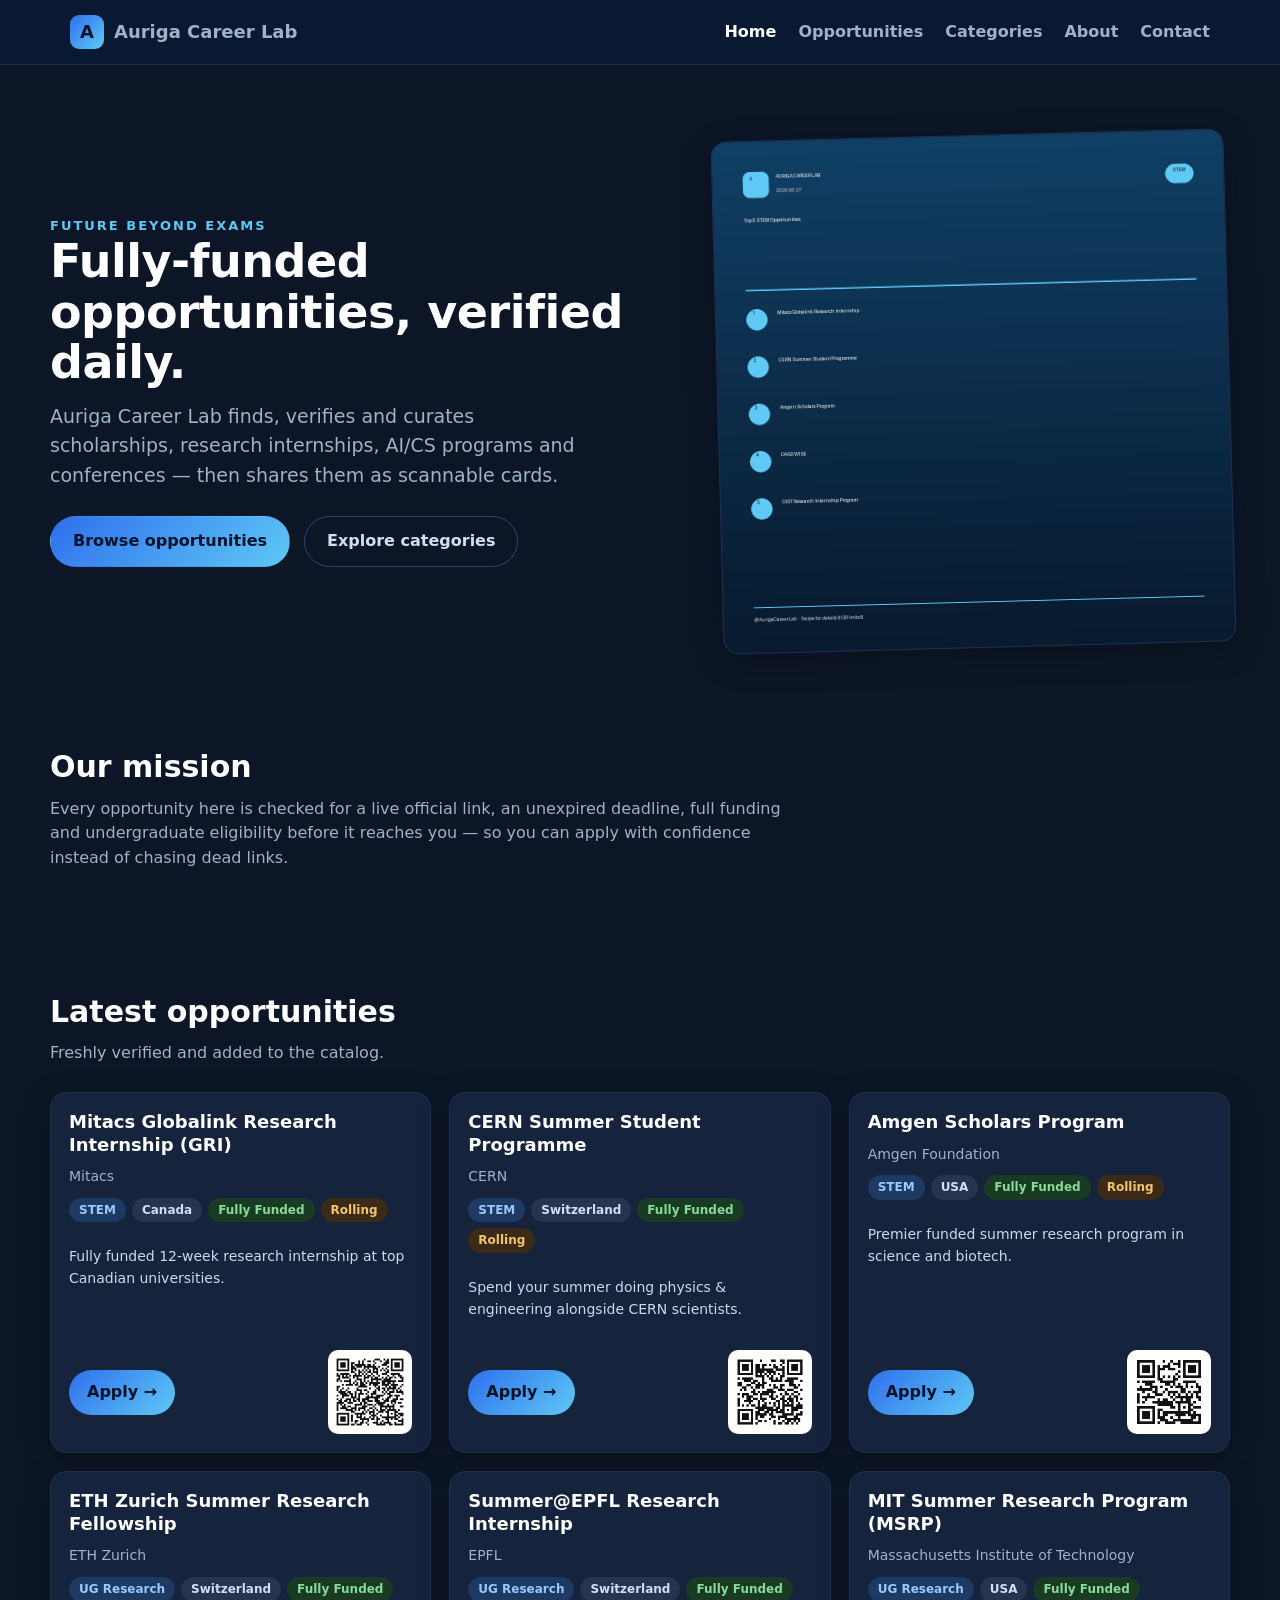
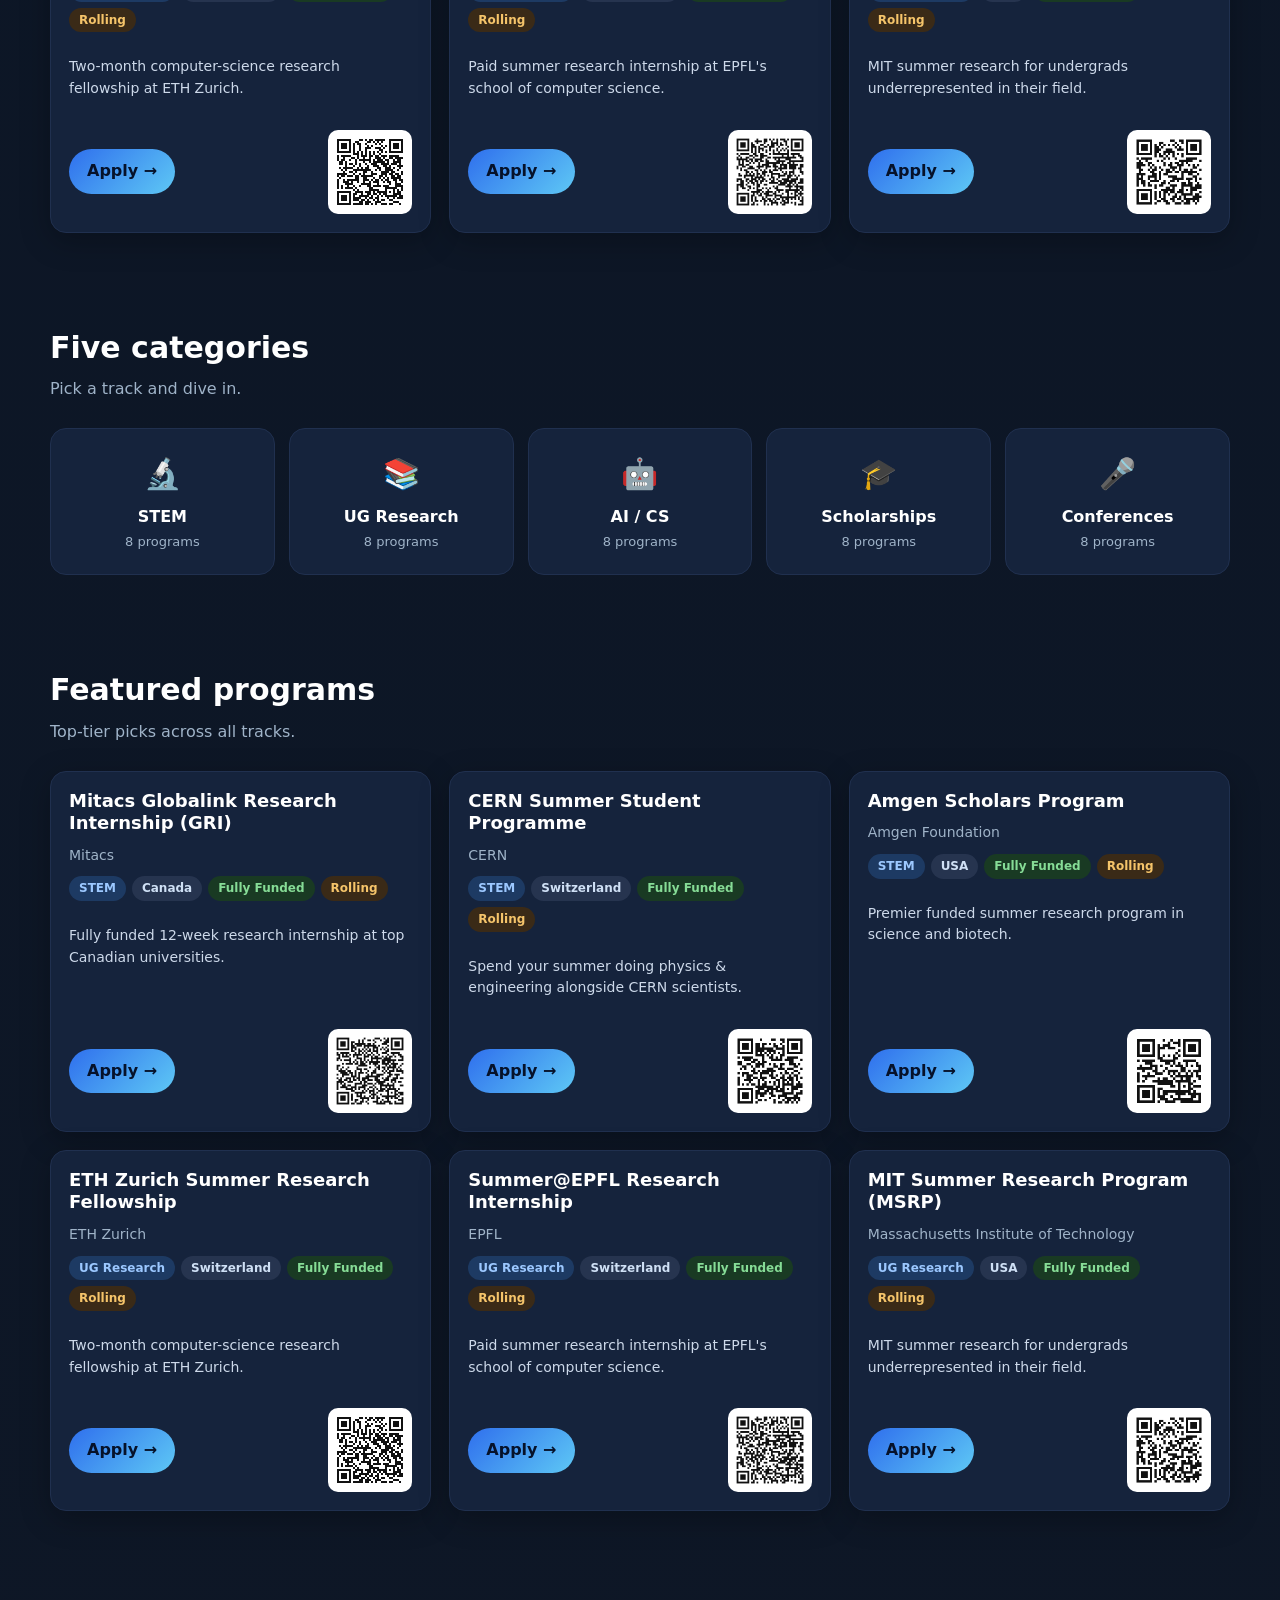
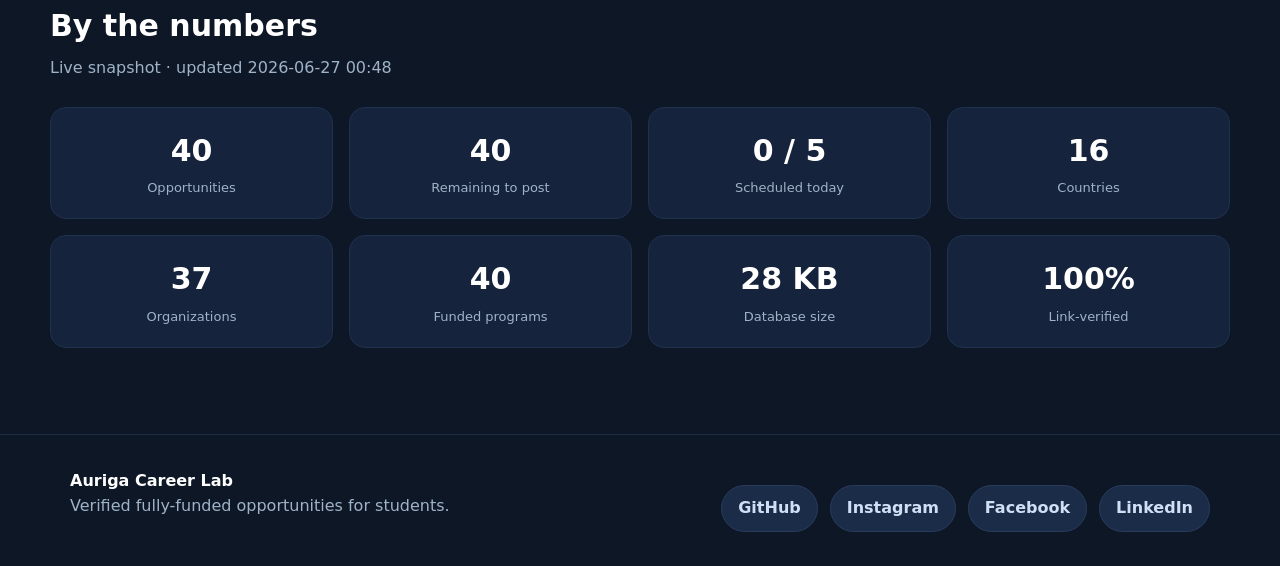
<file: site/index.html>
<!doctype html><html lang="en"><head>
<meta charset="utf-8"><meta name="viewport" content="width=device-width,initial-scale=1">
<title>Auriga Career Lab</title>
<meta name="description" content="Verified, fully-funded opportunities for students — scholarships, research, AI/CS, conferences.">
<link rel="stylesheet" href="assets/css/style.css"></head>
<body data-page="home">
<nav class="nav"><div class="container">
  <a class="brand" href="index.html"><span class="logo">A</span> Auriga Career Lab</a>
  <button class="burger" aria-label="menu">&#9776;</button>
  <ul>
    <li><a href="index.html" data-n="home" class="active">Home</a></li>
    <li><a href="opportunities.html" data-n="opportunities">Opportunities</a></li>
    <li><a href="categories.html" data-n="categories">Categories</a></li>
    <li><a href="about.html" data-n="about">About</a></li>
    <li><a href="contact.html" data-n="contact">Contact</a></li>
  </ul></div></nav>

<header class="hero container">
  <div>
    <div class="eyebrow">Future beyond exams</div>
    <h1>Fully-funded opportunities, verified daily.</h1>
    <p class="sub">Auriga Career Lab finds, verifies and curates scholarships, research
      internships, AI/CS programs and conferences — then shares them as scannable cards.</p>
    <div class="cta">
      <a class="btn primary" href="opportunities.html">Browse opportunities</a>
      <a class="btn ghost" href="categories.html">Explore categories</a>
    </div>
  </div>
  <div class="hero-card"><img id="hero-img" src="assets/images/cards/stem/0_cover.png" alt="Opportunity card preview"></div>
</header>

<section class="block container">
  <h2 class="title">Our mission</h2>
  <p class="lead" style="max-width:760px">Every opportunity here is checked for a live official link,
    an unexpired deadline, full funding and undergraduate eligibility before it reaches you — so
    you can apply with confidence instead of chasing dead links.</p>
</section>

<section class="block container">
  <h2 class="title">Latest opportunities</h2>
  <p class="lead">Freshly verified and added to the catalog.</p>
  <div class="grid" id="latest"></div>
</section>

<section class="block container">
  <h2 class="title">Five categories</h2>
  <p class="lead">Pick a track and dive in.</p>
  <div class="cats">
    <a class="cat-card" href="opportunities.html?cat=stem"><div class="ic">🔬</div><div class="nm">STEM</div><div class="ct"><span data-catcount="stem">0</span> programs</div></a>
    <a class="cat-card" href="opportunities.html?cat=ug_research"><div class="ic">📚</div><div class="nm">UG Research</div><div class="ct"><span data-catcount="ug_research">0</span> programs</div></a>
    <a class="cat-card" href="opportunities.html?cat=ai_cs"><div class="ic">🤖</div><div class="nm">AI / CS</div><div class="ct"><span data-catcount="ai_cs">0</span> programs</div></a>
    <a class="cat-card" href="opportunities.html?cat=scholarships"><div class="ic">🎓</div><div class="nm">Scholarships</div><div class="ct"><span data-catcount="scholarships">0</span> programs</div></a>
    <a class="cat-card" href="opportunities.html?cat=conferences"><div class="ic">🎤</div><div class="nm">Conferences</div><div class="ct"><span data-catcount="conferences">0</span> programs</div></a>
  </div>
</section>

<section class="block container">
  <h2 class="title">Featured programs</h2>
  <p class="lead">Top-tier picks across all tracks.</p>
  <div class="grid" id="featured"></div>
</section>

<section class="block container">
  <h2 class="title">By the numbers</h2>
  <p class="lead">Live snapshot · updated <span id="stat-updated"></span></p>
  <div class="stats">
    <div class="stat"><div class="n" id="stat-total">0</div><div class="l">Opportunities</div></div>
    <div class="stat"><div class="n" id="stat-remaining">0</div><div class="l">Remaining to post</div></div>
    <div class="stat"><div class="n" id="stat-scheduled">0</div><div class="l">Scheduled today</div></div>
    <div class="stat"><div class="n" id="stat-countries">0</div><div class="l">Countries</div></div>
    <div class="stat"><div class="n" id="stat-orgs">0</div><div class="l">Organizations</div></div>
    <div class="stat"><div class="n" id="stat-funded">0</div><div class="l">Funded programs</div></div>
    <div class="stat"><div class="n" id="stat-dbsize">0</div><div class="l">Database size</div></div>
    <div class="stat"><div class="n">100%</div><div class="l">Link-verified</div></div>
  </div>
</section>

<footer><div class="container">
  <div><strong style="color:#fff">Auriga Career Lab</strong><br>
    <span>Verified fully-funded opportunities for students.</span></div>
  <div class="socials">
    <a href="https://github.com/" target="_blank" rel="noopener">GitHub</a>
    <a href="https://instagram.com/" target="_blank" rel="noopener">Instagram</a>
    <a href="https://facebook.com/" target="_blank" rel="noopener">Facebook</a>
    <a href="https://linkedin.com/" target="_blank" rel="noopener">LinkedIn</a>
  </div></div></footer>
<script src="assets/js/main.js"></script></body></html>
</file>
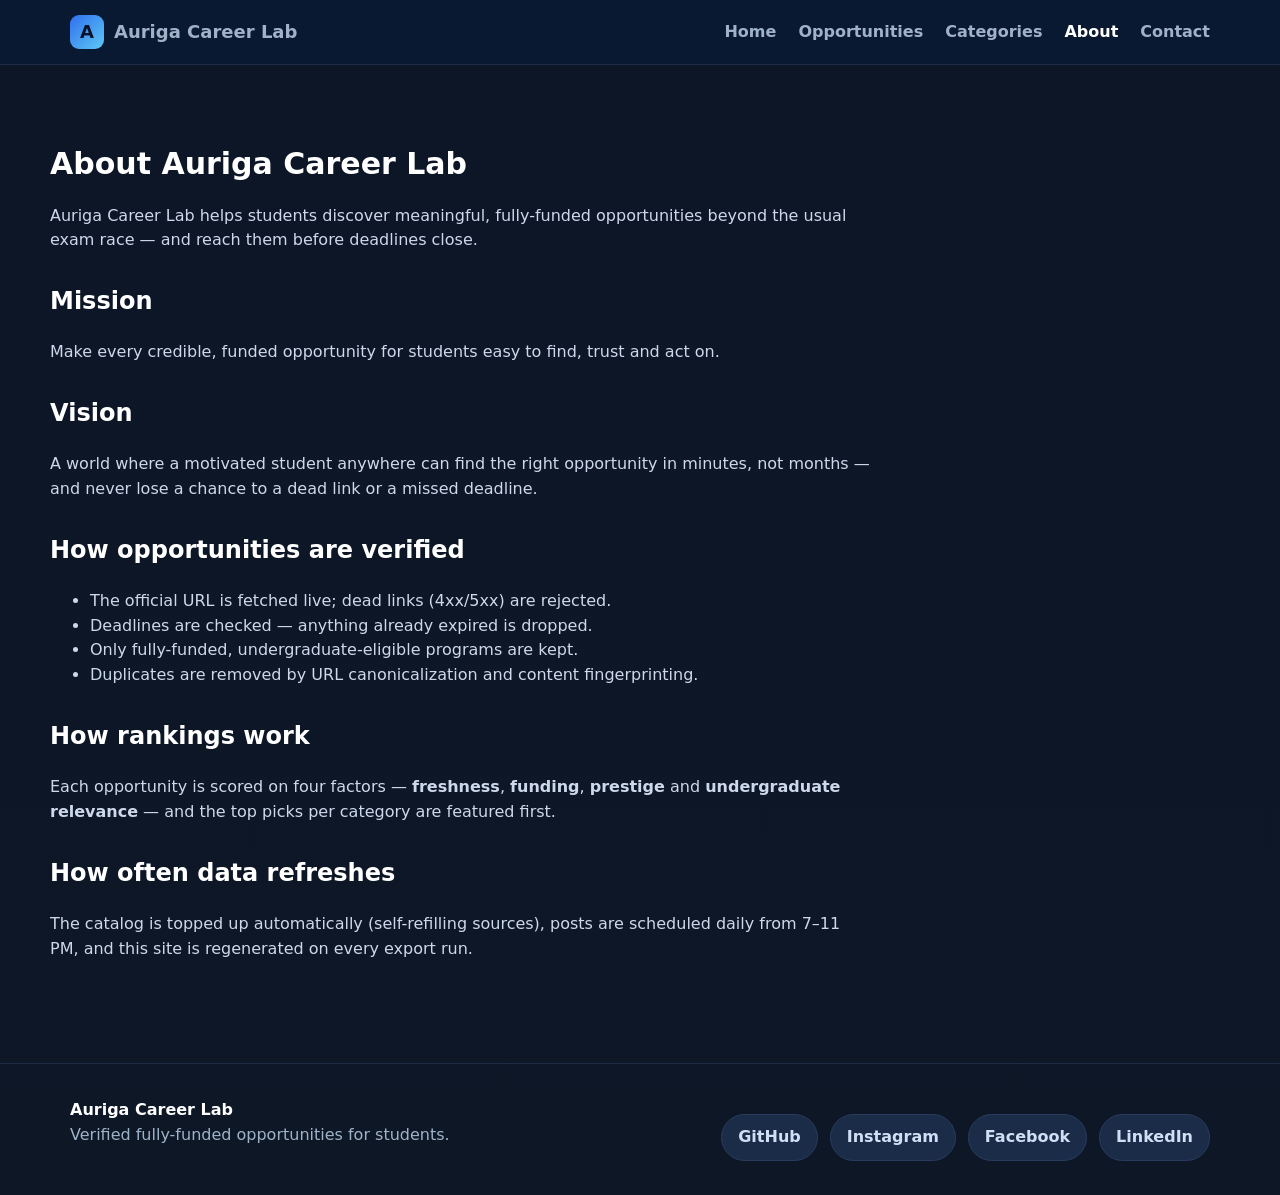
<file: site/about.html>
<!doctype html><html lang="en"><head>
<meta charset="utf-8"><meta name="viewport" content="width=device-width,initial-scale=1">
<title>Auriga Career Lab</title>
<meta name="description" content="Verified, fully-funded opportunities for students — scholarships, research, AI/CS, conferences.">
<link rel="stylesheet" href="assets/css/style.css"></head>
<body data-page="about">
<nav class="nav"><div class="container">
  <a class="brand" href="index.html"><span class="logo">A</span> Auriga Career Lab</a>
  <button class="burger" aria-label="menu">&#9776;</button>
  <ul>
    <li><a href="index.html" data-n="home">Home</a></li>
    <li><a href="opportunities.html" data-n="opportunities">Opportunities</a></li>
    <li><a href="categories.html" data-n="categories">Categories</a></li>
    <li><a href="about.html" data-n="about" class="active">About</a></li>
    <li><a href="contact.html" data-n="contact">Contact</a></li>
  </ul></div></nav>

<section class="block container"><div class="prose">
  <h2 class="title">About Auriga Career Lab</h2>
  <p>Auriga Career Lab helps students discover meaningful, fully-funded opportunities beyond the
     usual exam race — and reach them before deadlines close.</p>
  <h2>Mission</h2>
  <p>Make every credible, funded opportunity for students easy to find, trust and act on.</p>
  <h2>Vision</h2>
  <p>A world where a motivated student anywhere can find the right opportunity in minutes,
     not months — and never lose a chance to a dead link or a missed deadline.</p>
  <h2>How opportunities are verified</h2>
  <ul>
    <li>The official URL is fetched live; dead links (4xx/5xx) are rejected.</li>
    <li>Deadlines are checked — anything already expired is dropped.</li>
    <li>Only fully-funded, undergraduate-eligible programs are kept.</li>
    <li>Duplicates are removed by URL canonicalization and content fingerprinting.</li>
  </ul>
  <h2>How rankings work</h2>
  <p>Each opportunity is scored on four factors — <strong>freshness</strong>, <strong>funding</strong>,
     <strong>prestige</strong> and <strong>undergraduate relevance</strong> — and the top picks per
     category are featured first.</p>
  <h2>How often data refreshes</h2>
  <p>The catalog is topped up automatically (self-refilling sources), posts are scheduled daily
     from 7–11 PM, and this site is regenerated on every export run.</p>
</div></section>

<footer><div class="container">
  <div><strong style="color:#fff">Auriga Career Lab</strong><br>
    <span>Verified fully-funded opportunities for students.</span></div>
  <div class="socials">
    <a href="https://github.com/" target="_blank" rel="noopener">GitHub</a>
    <a href="https://instagram.com/" target="_blank" rel="noopener">Instagram</a>
    <a href="https://facebook.com/" target="_blank" rel="noopener">Facebook</a>
    <a href="https://linkedin.com/" target="_blank" rel="noopener">LinkedIn</a>
  </div></div></footer>
<script src="assets/js/main.js"></script></body></html>
</file>
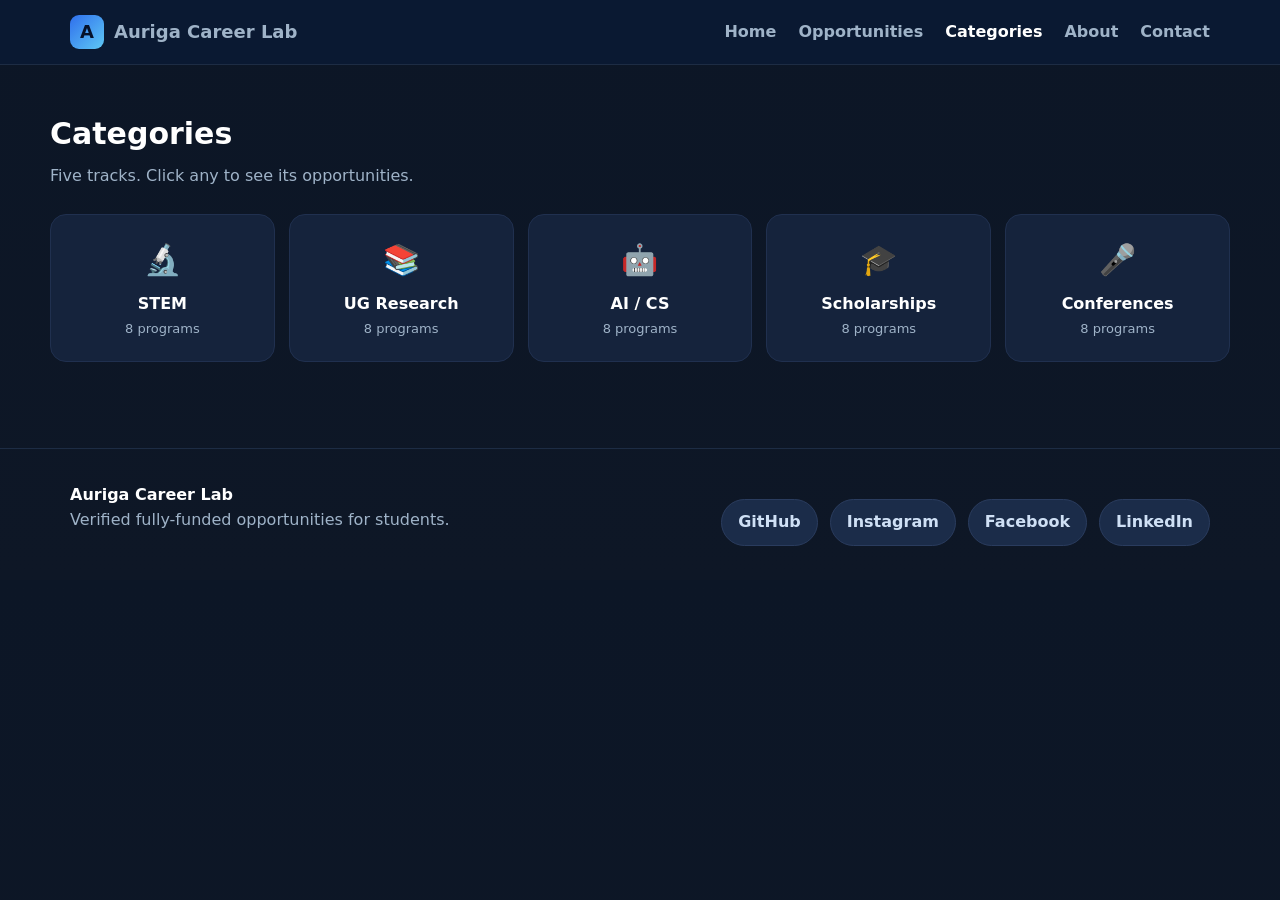
<file: site/categories.html>
<!doctype html><html lang="en"><head>
<meta charset="utf-8"><meta name="viewport" content="width=device-width,initial-scale=1">
<title>Auriga Career Lab</title>
<meta name="description" content="Verified, fully-funded opportunities for students — scholarships, research, AI/CS, conferences.">
<link rel="stylesheet" href="assets/css/style.css"></head>
<body data-page="categories">
<nav class="nav"><div class="container">
  <a class="brand" href="index.html"><span class="logo">A</span> Auriga Career Lab</a>
  <button class="burger" aria-label="menu">&#9776;</button>
  <ul>
    <li><a href="index.html" data-n="home">Home</a></li>
    <li><a href="opportunities.html" data-n="opportunities">Opportunities</a></li>
    <li><a href="categories.html" data-n="categories" class="active">Categories</a></li>
    <li><a href="about.html" data-n="about">About</a></li>
    <li><a href="contact.html" data-n="contact">Contact</a></li>
  </ul></div></nav>

<section class="block container">
  <h2 class="title">Categories</h2>
  <p class="lead">Five tracks. Click any to see its opportunities.</p>
  <div class="cats">
    <a class="cat-card" href="opportunities.html?cat=stem"><div class="ic">🔬</div><div class="nm">STEM</div><div class="ct"><span data-catcount="stem">0</span> programs</div></a>
    <a class="cat-card" href="opportunities.html?cat=ug_research"><div class="ic">📚</div><div class="nm">UG Research</div><div class="ct"><span data-catcount="ug_research">0</span> programs</div></a>
    <a class="cat-card" href="opportunities.html?cat=ai_cs"><div class="ic">🤖</div><div class="nm">AI / CS</div><div class="ct"><span data-catcount="ai_cs">0</span> programs</div></a>
    <a class="cat-card" href="opportunities.html?cat=scholarships"><div class="ic">🎓</div><div class="nm">Scholarships</div><div class="ct"><span data-catcount="scholarships">0</span> programs</div></a>
    <a class="cat-card" href="opportunities.html?cat=conferences"><div class="ic">🎤</div><div class="nm">Conferences</div><div class="ct"><span data-catcount="conferences">0</span> programs</div></a>
  </div>
</section>

<footer><div class="container">
  <div><strong style="color:#fff">Auriga Career Lab</strong><br>
    <span>Verified fully-funded opportunities for students.</span></div>
  <div class="socials">
    <a href="https://github.com/" target="_blank" rel="noopener">GitHub</a>
    <a href="https://instagram.com/" target="_blank" rel="noopener">Instagram</a>
    <a href="https://facebook.com/" target="_blank" rel="noopener">Facebook</a>
    <a href="https://linkedin.com/" target="_blank" rel="noopener">LinkedIn</a>
  </div></div></footer>
<script src="assets/js/main.js"></script></body></html>
</file>
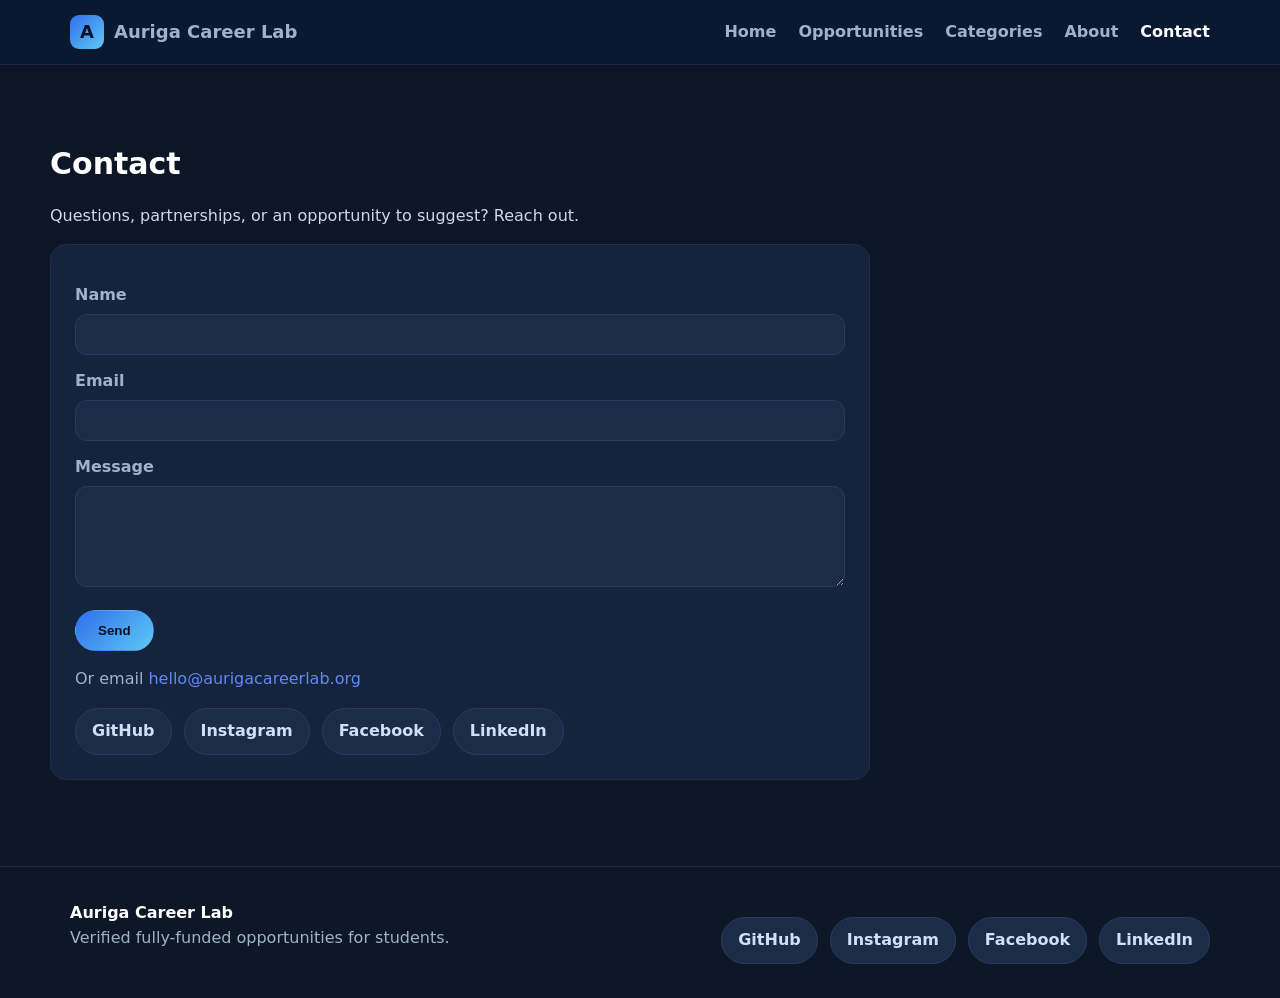
<file: site/contact.html>
<!doctype html><html lang="en"><head>
<meta charset="utf-8"><meta name="viewport" content="width=device-width,initial-scale=1">
<title>Auriga Career Lab</title>
<meta name="description" content="Verified, fully-funded opportunities for students — scholarships, research, AI/CS, conferences.">
<link rel="stylesheet" href="assets/css/style.css"></head>
<body data-page="contact">
<nav class="nav"><div class="container">
  <a class="brand" href="index.html"><span class="logo">A</span> Auriga Career Lab</a>
  <button class="burger" aria-label="menu">&#9776;</button>
  <ul>
    <li><a href="index.html" data-n="home">Home</a></li>
    <li><a href="opportunities.html" data-n="opportunities">Opportunities</a></li>
    <li><a href="categories.html" data-n="categories">Categories</a></li>
    <li><a href="about.html" data-n="about">About</a></li>
    <li><a href="contact.html" data-n="contact" class="active">Contact</a></li>
  </ul></div></nav>

<section class="block container"><div class="prose">
  <h2 class="title">Contact</h2>
  <p>Questions, partnerships, or an opportunity to suggest? Reach out.</p>
  <div class="card-panel">
    <form class="form" action="mailto:hello@aurigacareerlab.org" method="post" enctype="text/plain">
      <label for="name">Name</label><input id="name" name="name" required>
      <label for="email">Email</label><input id="email" name="email" type="email" required>
      <label for="msg">Message</label><textarea id="msg" name="message" rows="5" required></textarea>
      <p><button class="btn primary" type="submit">Send</button></p>
    </form>
    <p style="color:#9fb3c8">Or email <a href="mailto:hello@aurigacareerlab.org">hello@aurigacareerlab.org</a></p>
    <div class="socials">
      <a href="https://github.com/" target="_blank" rel="noopener">GitHub</a>
      <a href="https://instagram.com/" target="_blank" rel="noopener">Instagram</a>
      <a href="https://facebook.com/" target="_blank" rel="noopener">Facebook</a>
      <a href="https://linkedin.com/" target="_blank" rel="noopener">LinkedIn</a>
    </div>
  </div>
</div></section>

<footer><div class="container">
  <div><strong style="color:#fff">Auriga Career Lab</strong><br>
    <span>Verified fully-funded opportunities for students.</span></div>
  <div class="socials">
    <a href="https://github.com/" target="_blank" rel="noopener">GitHub</a>
    <a href="https://instagram.com/" target="_blank" rel="noopener">Instagram</a>
    <a href="https://facebook.com/" target="_blank" rel="noopener">Facebook</a>
    <a href="https://linkedin.com/" target="_blank" rel="noopener">LinkedIn</a>
  </div></div></footer>
<script src="assets/js/main.js"></script></body></html>
</file>
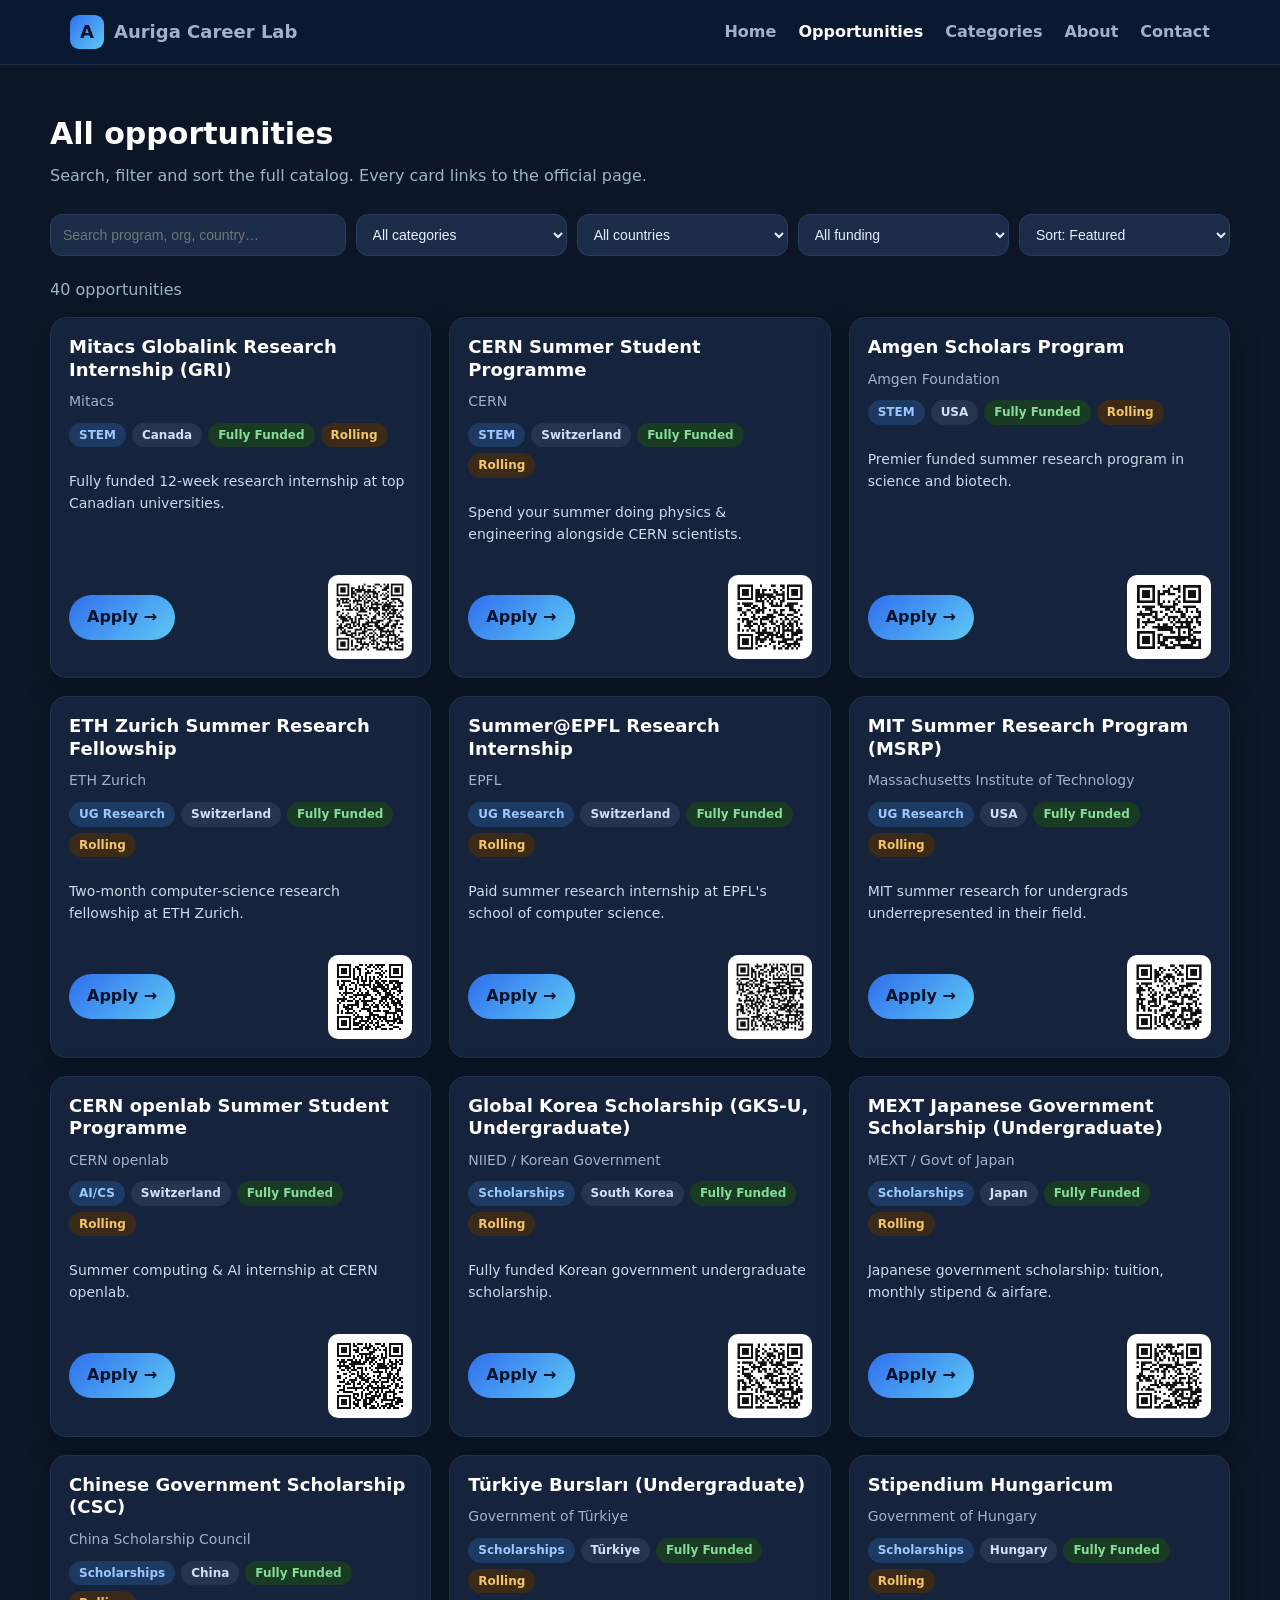
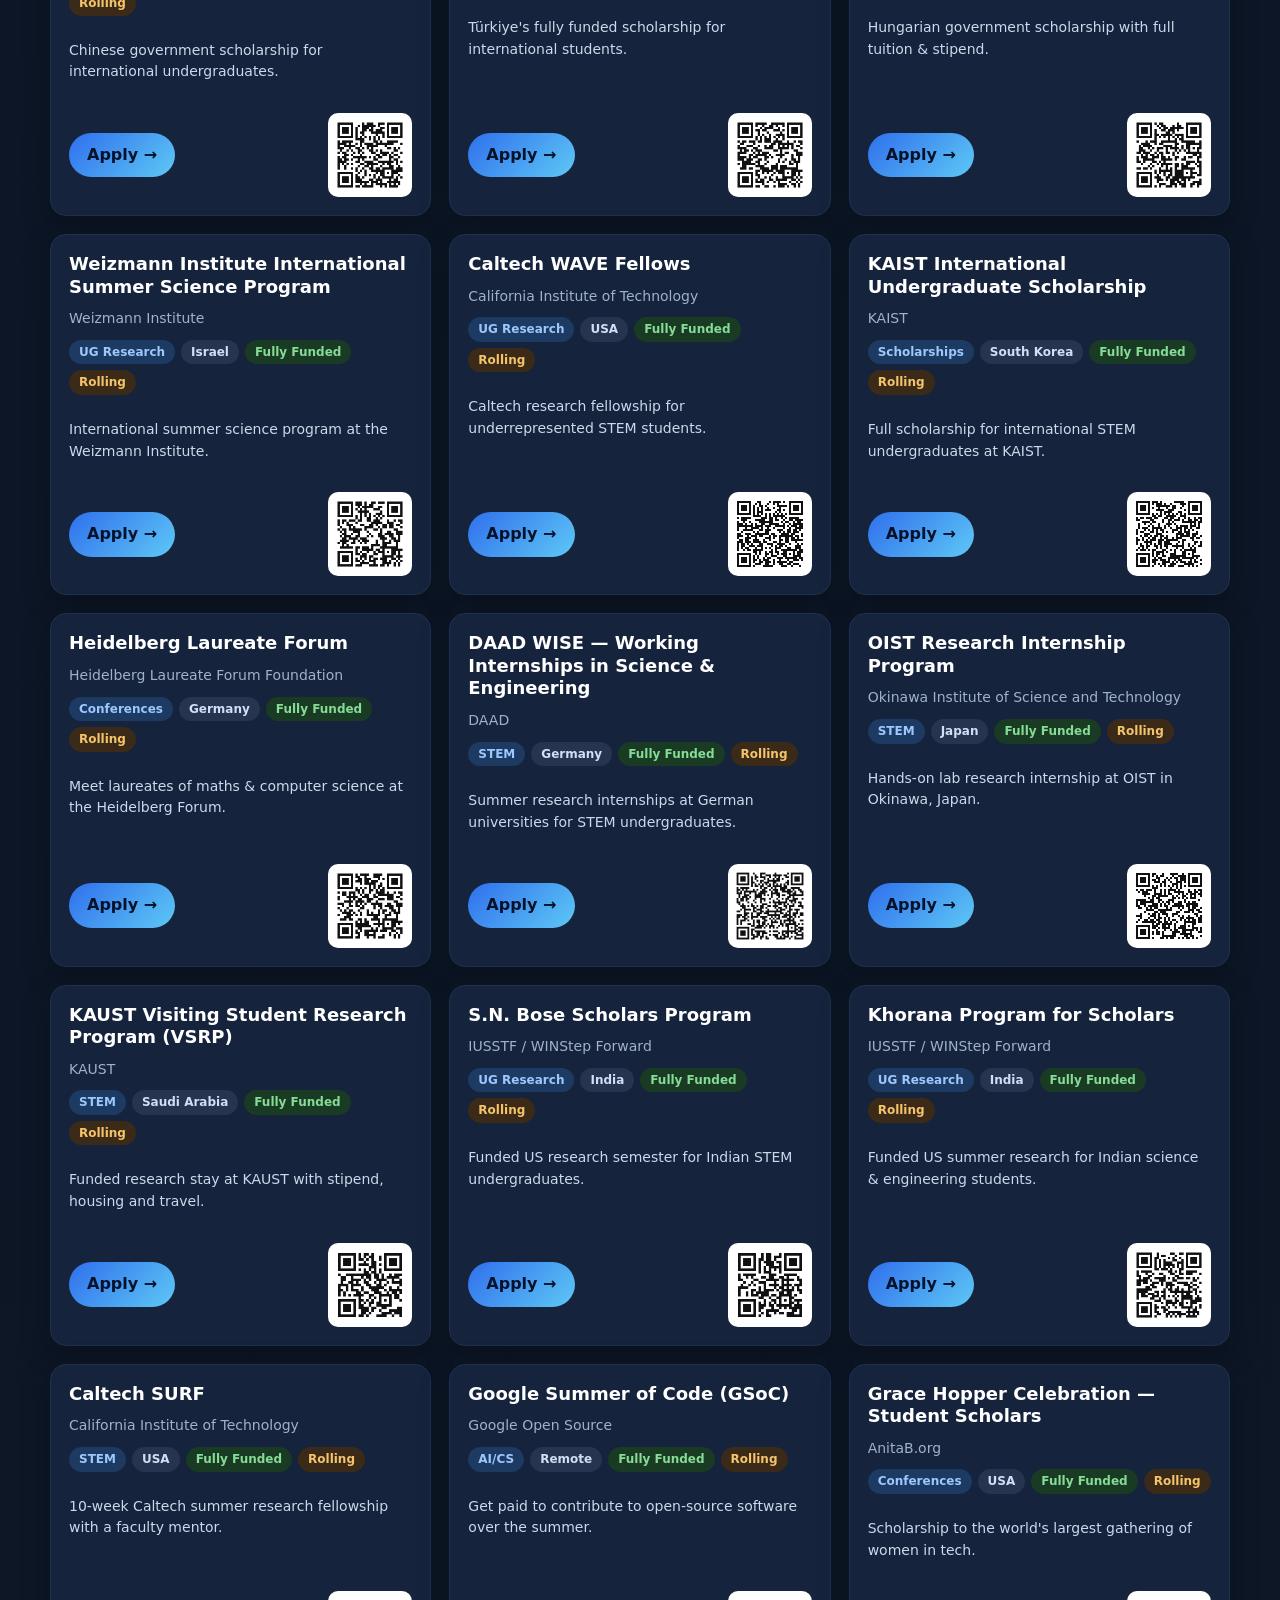
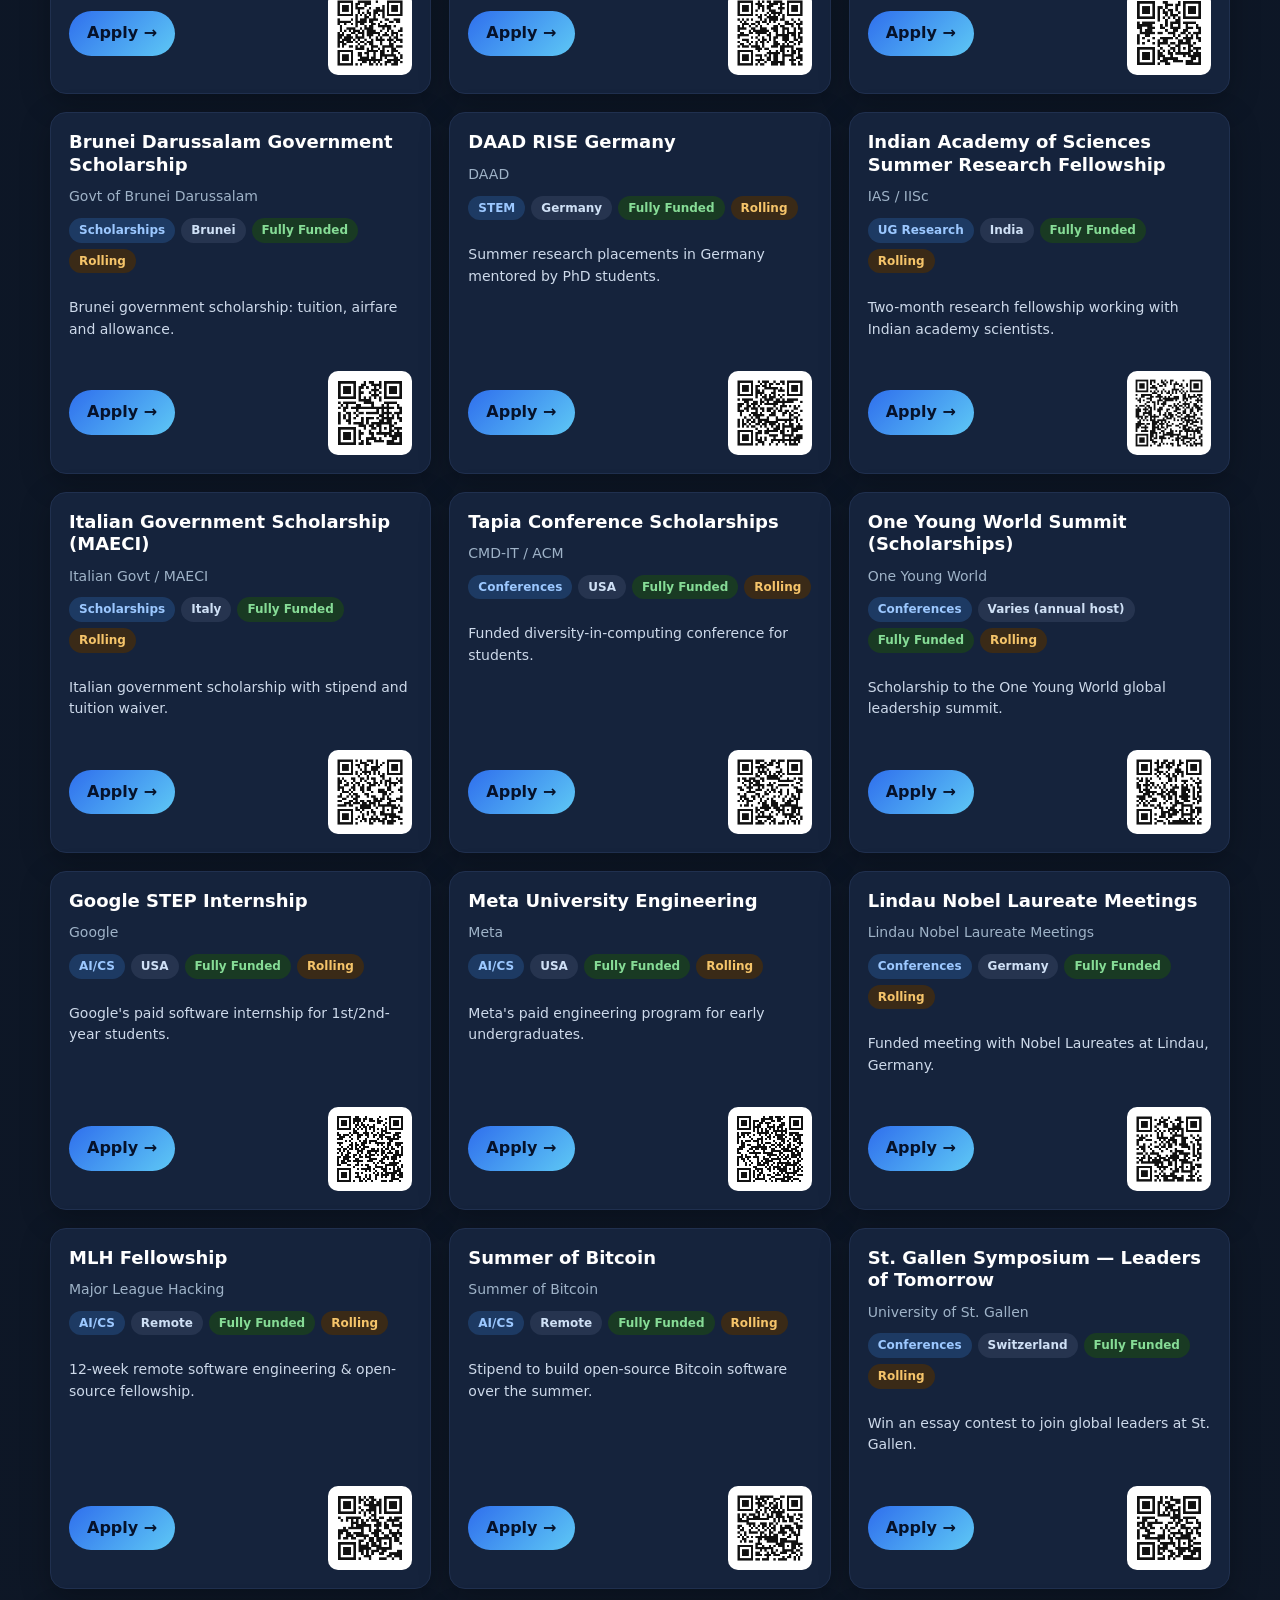
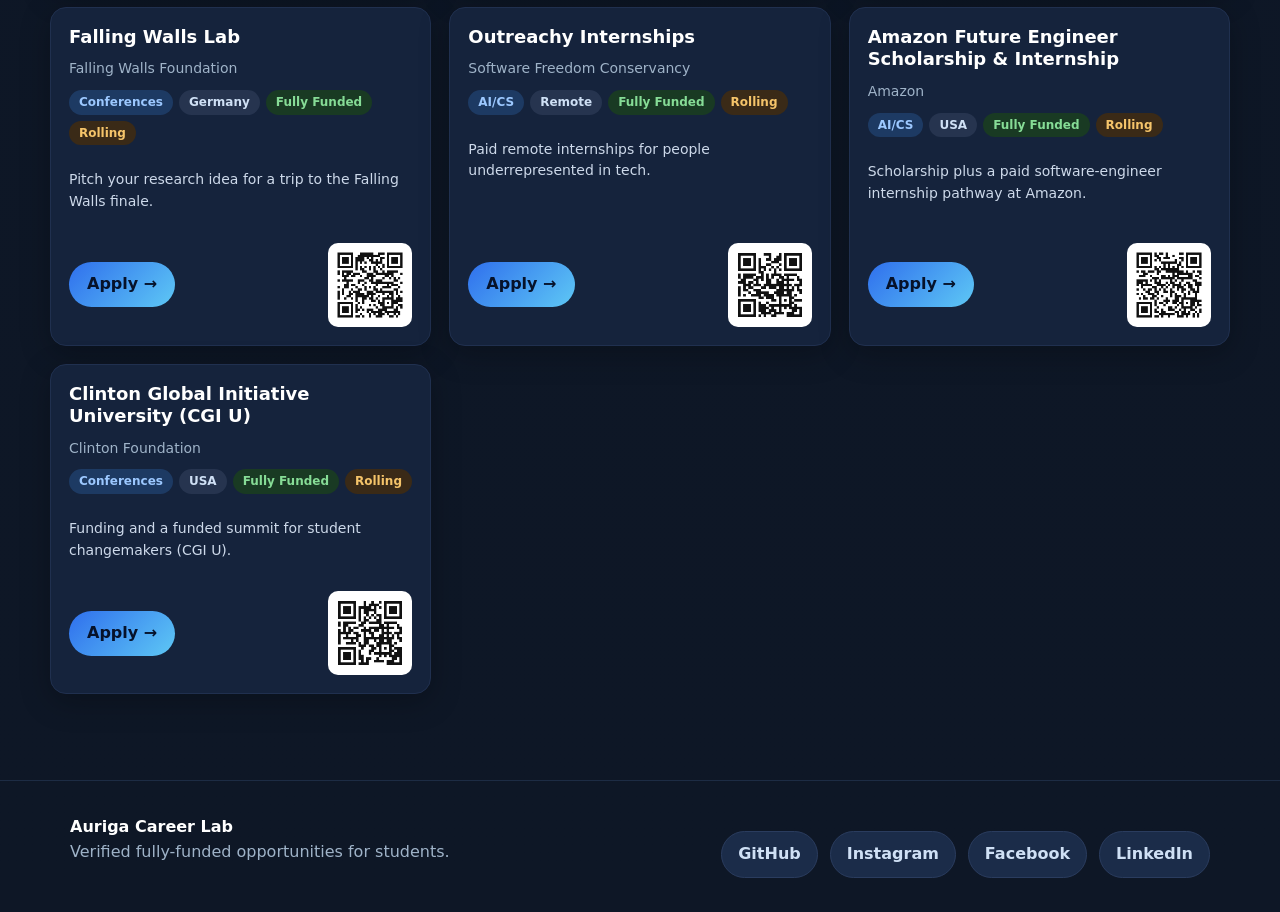
<file: site/opportunities.html>
<!doctype html><html lang="en"><head>
<meta charset="utf-8"><meta name="viewport" content="width=device-width,initial-scale=1">
<title>Auriga Career Lab</title>
<meta name="description" content="Verified, fully-funded opportunities for students — scholarships, research, AI/CS, conferences.">
<link rel="stylesheet" href="assets/css/style.css"></head>
<body data-page="opportunities">
<nav class="nav"><div class="container">
  <a class="brand" href="index.html"><span class="logo">A</span> Auriga Career Lab</a>
  <button class="burger" aria-label="menu">&#9776;</button>
  <ul>
    <li><a href="index.html" data-n="home">Home</a></li>
    <li><a href="opportunities.html" data-n="opportunities" class="active">Opportunities</a></li>
    <li><a href="categories.html" data-n="categories">Categories</a></li>
    <li><a href="about.html" data-n="about">About</a></li>
    <li><a href="contact.html" data-n="contact">Contact</a></li>
  </ul></div></nav>

<section class="block container">
  <h2 class="title">All opportunities</h2>
  <p class="lead">Search, filter and sort the full catalog. Every card links to the official page.</p>
  <div class="toolbar">
    <input id="q" type="search" placeholder="Search program, org, country…" autocomplete="off">
    <select id="f-cat"></select>
    <select id="f-country"></select>
    <select id="f-fund"><option value="">All funding</option><option value="funded">Fully funded</option></select>
    <select id="f-sort"><option value="score">Sort: Featured</option><option value="deadline">Sort: Deadline</option><option value="az">Sort: A–Z</option></select>
  </div>
  <p class="count" id="count"></p>
  <div class="grid" id="opps"></div>
</section>

<footer><div class="container">
  <div><strong style="color:#fff">Auriga Career Lab</strong><br>
    <span>Verified fully-funded opportunities for students.</span></div>
  <div class="socials">
    <a href="https://github.com/" target="_blank" rel="noopener">GitHub</a>
    <a href="https://instagram.com/" target="_blank" rel="noopener">Instagram</a>
    <a href="https://facebook.com/" target="_blank" rel="noopener">Facebook</a>
    <a href="https://linkedin.com/" target="_blank" rel="noopener">LinkedIn</a>
  </div></div></footer>
<script src="assets/js/main.js"></script></body></html>
</file>
<file: site/assets/css/style.css>
:root{
  --navy:#0b1b34; --navy2:#11254a; --blue:#2f6fed; --blue-l:#5e8bf7;
  --bg:#0e1726; --panel:#15233c; --panel2:#1b2c49; --ink:#e8eef7; --mut:#9fb3c8;
  --accent:#5ec8f5; --green:#86dc96; --radius:16px; --shadow:0 8px 30px rgba(0,0,0,.25);
}
*{box-sizing:border-box} html{scroll-behavior:smooth}
body{margin:0;font-family:system-ui,-apple-system,Segoe UI,Roboto,Arial,sans-serif;
  background:linear-gradient(180deg,#0c1626,#0e1726);color:var(--ink);line-height:1.55}
a{color:var(--blue-l);text-decoration:none} img{max-width:100%;display:block}
.container{max-width:1180px;margin:0 auto;padding:0 20px}
/* nav */
.nav{position:sticky;top:0;z-index:50;background:rgba(11,27,52,.92);
  backdrop-filter:blur(8px);border-bottom:1px solid #1d2c44}
.nav .container{display:flex;align-items:center;justify-content:space-between;height:64px}
.brand{display:flex;align-items:center;gap:10px;font-weight:800;color:#fff;font-size:18px}
.brand .logo{width:34px;height:34px;border-radius:9px;background:linear-gradient(135deg,var(--blue),var(--accent));
  display:grid;place-items:center;color:#06122a;font-weight:900}
.nav ul{display:flex;gap:22px;list-style:none;margin:0;padding:0}
.nav a{color:var(--mut);font-weight:600} .nav a.active,.nav a:hover{color:#fff}
.burger{display:none;background:none;border:0;color:#fff;font-size:24px;cursor:pointer}
/* hero */
.hero{padding:70px 0 50px;display:grid;grid-template-columns:1.1fr .9fr;gap:40px;align-items:center}
.hero h1{font-size:46px;line-height:1.1;margin:0 0 14px;color:#fff;letter-spacing:-.5px}
.hero p.sub{font-size:19px;color:var(--mut);margin:0 0 26px;max-width:540px}
.cta{display:flex;gap:14px;flex-wrap:wrap}
.btn{display:inline-block;padding:12px 22px;border-radius:30px;font-weight:700;border:1px solid transparent;cursor:pointer}
.btn.primary{background:linear-gradient(135deg,var(--blue),var(--accent));color:#06122a}
.btn.ghost{border-color:#33486e;color:#cfe0f5;background:transparent}
.hero-card{background:var(--panel);border-radius:var(--radius);box-shadow:var(--shadow);
  border:1px solid #20304f;overflow:hidden;transform:rotate(-1.5deg)}
.hero-card img{width:100%}
.eyebrow{color:var(--accent);font-weight:800;letter-spacing:2px;text-transform:uppercase;font-size:13px}
/* sections */
section.block{padding:46px 0}
h2.title{font-size:30px;color:#fff;margin:0 0 6px} .lead{color:var(--mut);margin:0 0 26px}
/* stats */
.stats{display:grid;grid-template-columns:repeat(4,1fr);gap:16px}
.stat{background:var(--panel);border:1px solid #20304f;border-radius:var(--radius);padding:20px;text-align:center}
.stat .n{font-size:30px;font-weight:800;color:#fff}.stat .l{color:var(--mut);font-size:13px;margin-top:4px}
/* category cards */
.cats{display:grid;grid-template-columns:repeat(5,1fr);gap:14px}
.cat-card{background:var(--panel);border:1px solid #20304f;border-radius:var(--radius);padding:22px 16px;text-align:center;transition:.15s}
.cat-card:hover{transform:translateY(-4px);border-color:var(--blue)}
.cat-card .ic{font-size:30px}.cat-card .nm{font-weight:800;color:#fff;margin:8px 0 2px}.cat-card .ct{color:var(--mut);font-size:13px}
/* opportunity grid */
.grid{display:grid;grid-template-columns:repeat(auto-fill,minmax(300px,1fr));gap:18px}
.opp{background:var(--panel);border:1px solid #20304f;border-radius:var(--radius);padding:18px;display:flex;flex-direction:column;gap:10px;box-shadow:var(--shadow)}
.opp .top{display:flex;justify-content:space-between;gap:10px}
.opp h3{margin:0;font-size:18px;color:#fff;line-height:1.25}
.opp .org{color:var(--mut);font-size:14px}
.tag{display:inline-block;padding:3px 10px;border-radius:20px;font-size:12px;font-weight:700}
.tag.cat{background:#1d3a63;color:#9cc8ff}.tag.fund{background:#193a23;color:var(--green)}
.tag.cty{background:#26344f;color:#cfe0f5}.tag.dl{background:#3a2a17;color:#f5c46a}
.opp .desc{color:#cdd9ea;font-size:14px;flex:1}
.opp .row{display:flex;align-items:center;justify-content:space-between;gap:12px;margin-top:6px}
.opp .qr{width:84px;height:84px;border-radius:10px;background:#fff;padding:5px}
.opp .apply{background:linear-gradient(135deg,var(--blue),var(--accent));color:#06122a;padding:10px 18px;border-radius:24px;font-weight:800}
.badges{display:flex;gap:6px;flex-wrap:wrap}
/* toolbar */
.toolbar{display:grid;grid-template-columns:1.4fr repeat(4,1fr);gap:10px;margin-bottom:22px}
.toolbar input,.toolbar select{background:var(--panel2);border:1px solid #2a3c5e;color:var(--ink);
  padding:11px 12px;border-radius:12px;font-size:14px;width:100%}
.count{color:var(--mut);margin:0 0 14px}
/* about/contact */
.prose{max-width:820px}.prose h2{color:#fff;margin-top:30px}.prose p,.prose li{color:#cdd9ea}
.card-panel{background:var(--panel);border:1px solid #20304f;border-radius:var(--radius);padding:24px}
.form label{display:block;margin:14px 0 6px;color:var(--mut);font-weight:600}
.form input,.form textarea{width:100%;background:var(--panel2);border:1px solid #2a3c5e;color:var(--ink);padding:12px;border-radius:12px}
.socials{display:flex;gap:12px;flex-wrap:wrap;margin-top:16px}
.socials a{background:var(--panel2);border:1px solid #2a3c5e;padding:10px 16px;border-radius:24px;color:#cfe0f5;font-weight:700}
/* footer */
footer{border-top:1px solid #1d2c44;margin-top:40px;padding:34px 0;color:var(--mut)}
footer .container{display:flex;justify-content:space-between;flex-wrap:wrap;gap:16px}
.empty{color:var(--mut);padding:40px;text-align:center;grid-column:1/-1}
/* responsive */
@media(max-width:980px){.hero{grid-template-columns:1fr}.stats{grid-template-columns:repeat(2,1fr)}
  .cats{grid-template-columns:repeat(2,1fr)}.toolbar{grid-template-columns:1fr 1fr}}
@media(max-width:640px){.nav ul{display:none;position:absolute;top:64px;left:0;right:0;flex-direction:column;
  background:var(--navy);padding:14px 20px;border-bottom:1px solid #1d2c44}.nav ul.open{display:flex}
  .burger{display:block}.hero h1{font-size:34px}.stats{grid-template-columns:1fr 1fr}
  .cats{grid-template-columns:1fr}.toolbar{grid-template-columns:1fr}}
</file>
